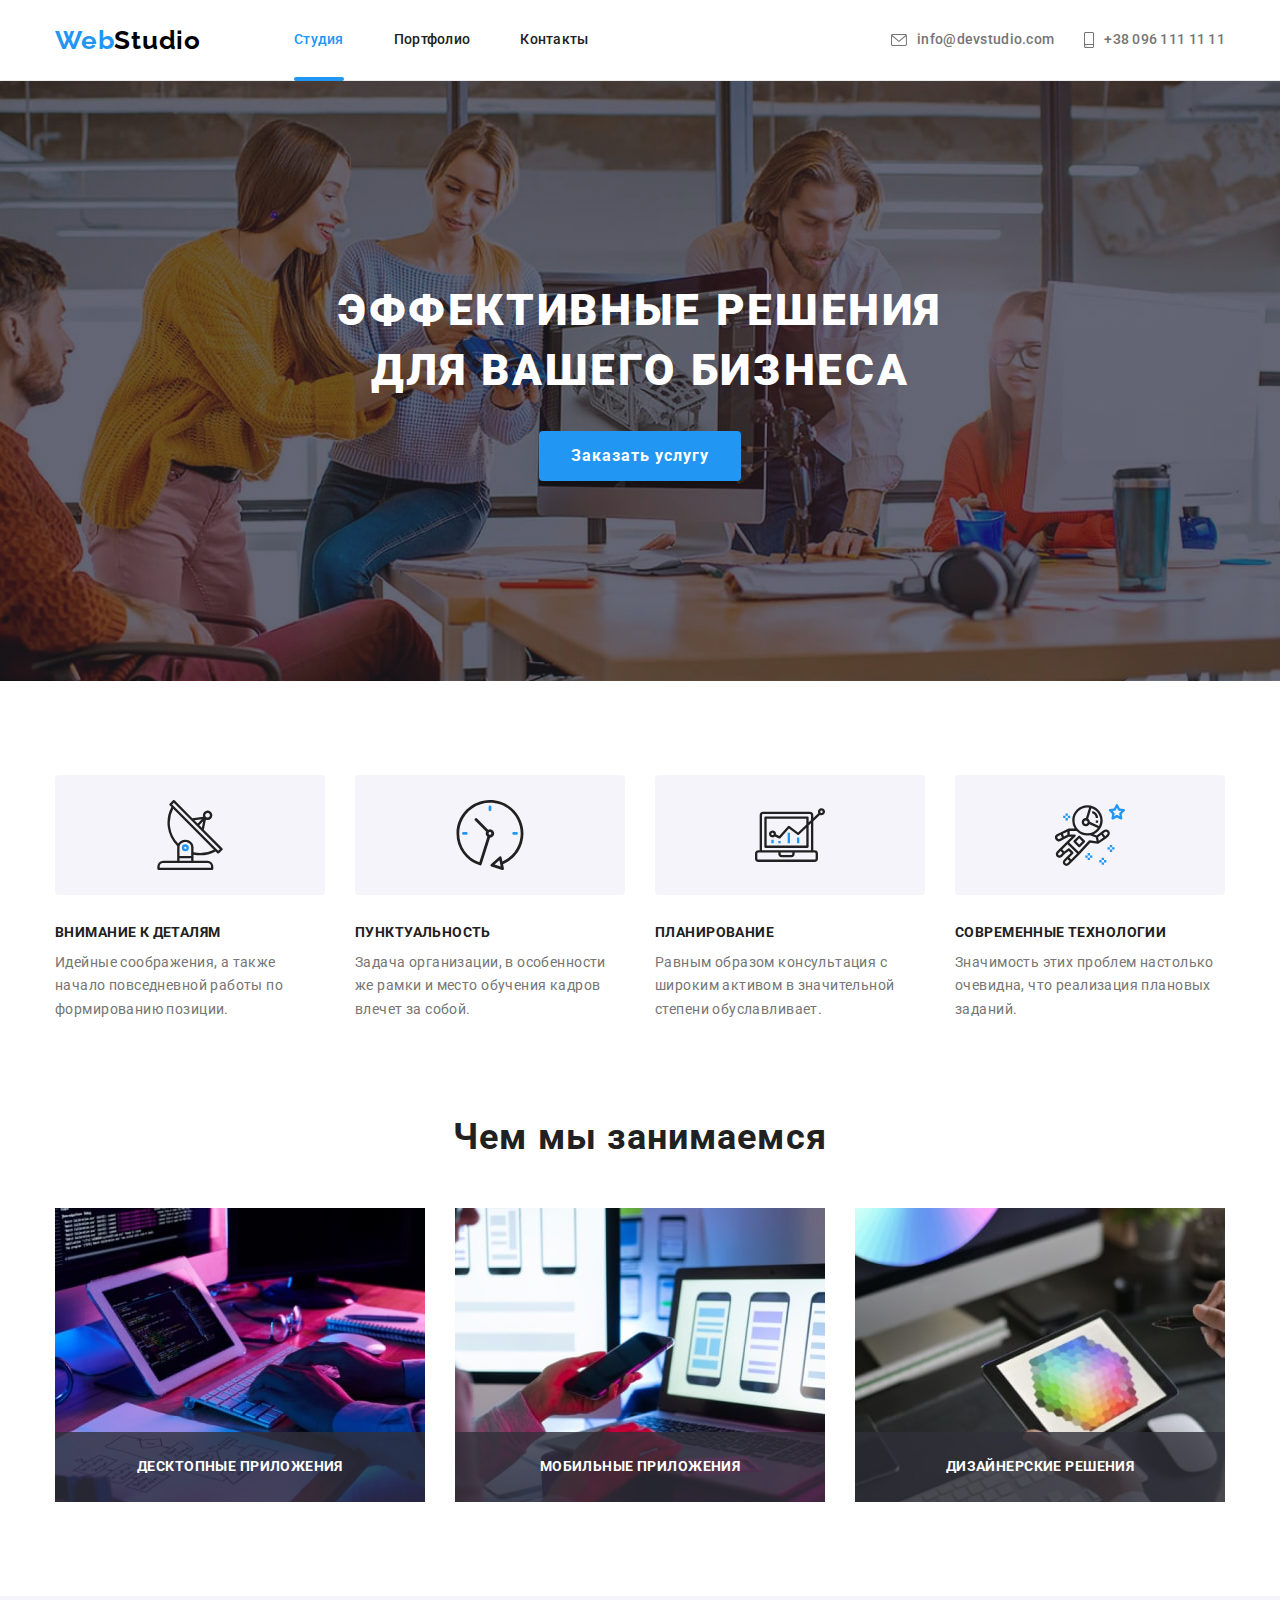
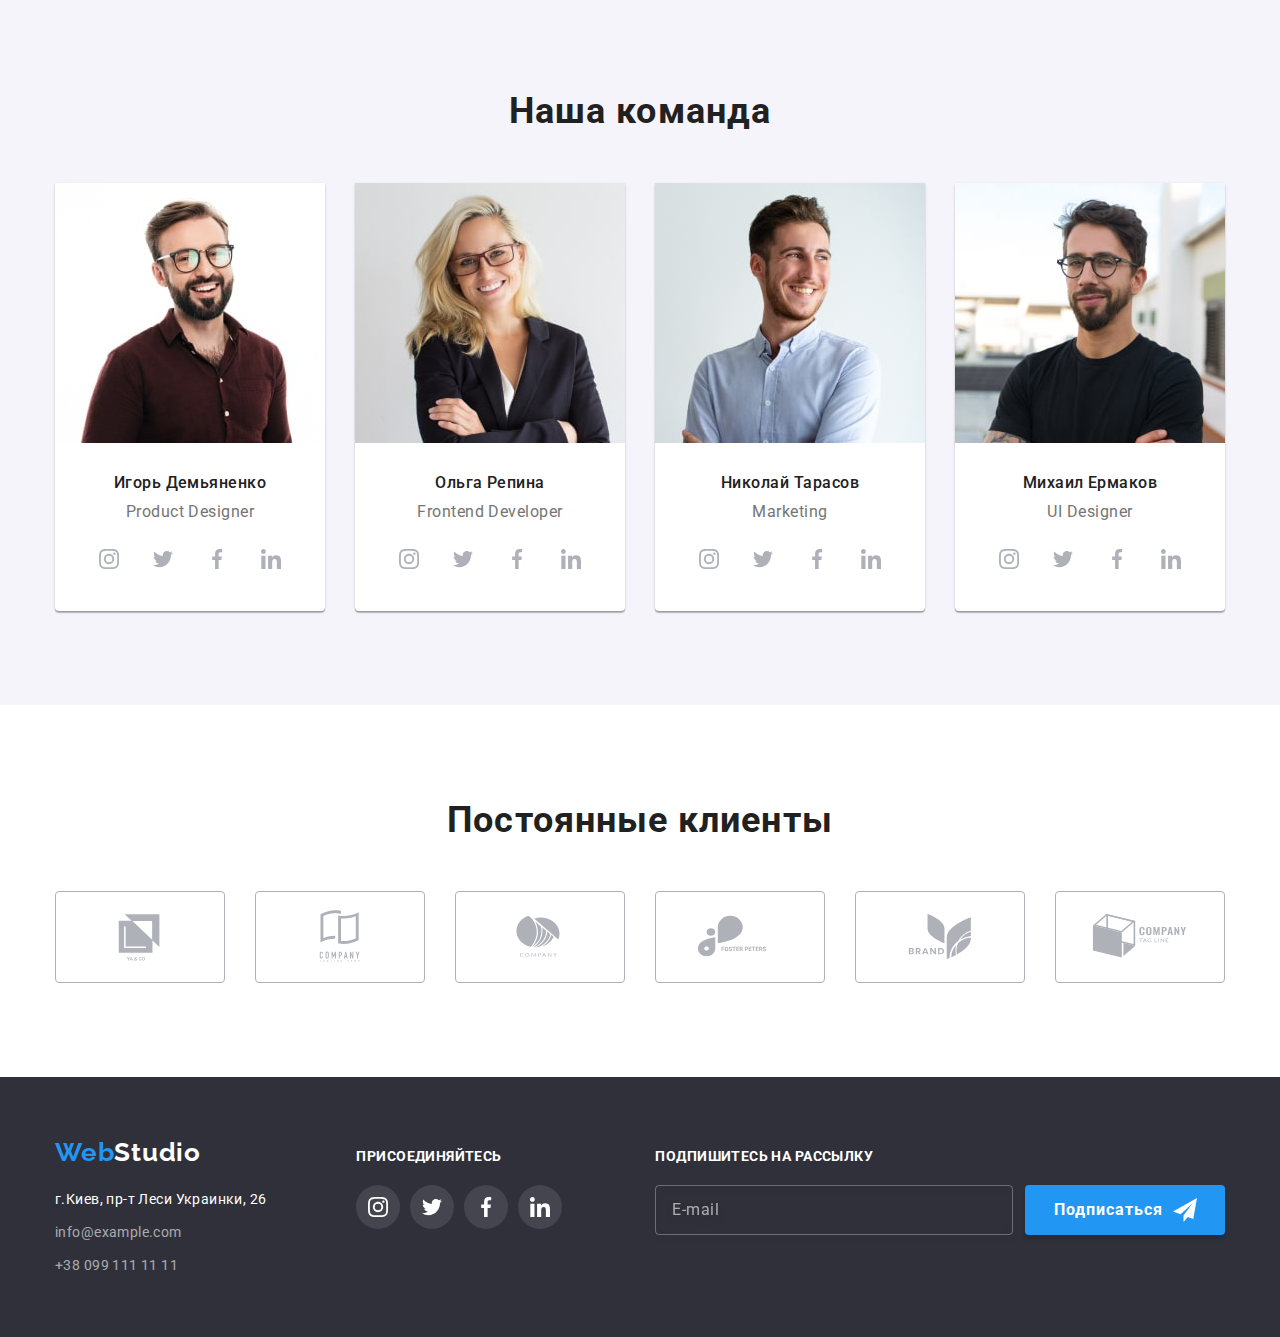
<file: index.html>
<!DOCTYPE html>
<html lang="ru">
  <head>
    <meta charset="UTF-8" />
    <meta http-equiv="X-UA-Compatible" content="IE=edge" />
    <meta name="viewport" content="width=device-width, initial-scale=1.0" />
    <title>Студия</title>
    <link rel="preconnect" href="https://fonts.googleapis.com" />
    <link rel="preconnect" href="https://fonts.gstatic.com" crossorigin />
    <link
      href="https://fonts.googleapis.com/css2?family=Raleway:wght@700&family=Roboto:wght@400;500;700;900&display=swap"
      rel="stylesheet"
    />
    <link
      rel="stylesheet"
      href="https://cdnjs.cloudflare.com/ajax/libs/modern-normalize/1.1.0/modern-normalize.min.css"
    />
    <link rel="stylesheet" href="./css/main.min.css" />
  </head>
  <body>
    <!--Шапка сайта-->

    <header class="header">
      <div class="container container--flex">
        <a class="logo" href="./index.html">Web<span class="logo__black">Studio</span></a>

        <button
          type="button"
          class="mobmenu__btn-open"
          aria-label="Кнопка открытия мобильного меню"
          data-mobmenu-open
        >
          <svg width="40" height="40">
            <use href="./images/icons.svg#icon-menu-open"></use>
          </svg>
        </button>

        <nav class="navigate">
          <ul class="navigate__list">
            <li class="navigate__item">
              <a class="navigate__link navigate__link--current" href="./index.html">Студия</a>
            </li>
            <li class="navigate__item">
              <a class="navigate__link" href="./portfolio.html">Портфолио</a>
            </li>
            <li class="navigate__item"><a class="navigate__link" href="#addr">Контакты</a></li>
          </ul>
        </nav>
        <ul class="contact">
          <li class="contact__item">
            <a class="contact__link" href="mailto:info@devstudio.com">
              <svg class="contact__icon-mail">
                <use href="./images/icons.svg#icon-envelope"></use>
              </svg>
              info@devstudio.com</a
            >
          </li>
          <li class="contact__item">
            <a class="contact__link" href="tel:+380961111111">
              <svg class="contact__icon-tel">
                <use href="./images/icons.svg#icon-smartphone"></use>
              </svg>
              +38 096 111 11 11
            </a>
          </li>
        </ul>
      </div>

      <!--  Мобильное меню -->

      <div class="mobmenu is-hidden" data-mobmenu>
        <div class="container container--mob-flex">
          <button
            class="mobmenu__btn-close"
            aria-label="Закрытие мобильного меню"
            data-mobmenu-close
          >
            <svg class="" width="40" height="40">
              <use href="./images/icons.svg#icon-menu-close"></use>
            </svg>
          </button>
          <ul class="mobmenu__list">
            <li class="mobmenu__item">
              <a href="./" class="mobmenu__link mobmenu__link--current">Студия</a>
            </li>
            <li class="mobmenu__item">
              <a href="./portfolio.html" class="mobmenu__link">Портфолио</a>
            </li>
            <li class="mobmenu__item"><a href="#addr" class="mobmenu__link">Контакты</a></li>
          </ul>
          <div class="mobmenu-footer">
            <a href="tel:+380961111111" class="mobmenu-footer__tel">+38 096 111 11 11</a>
            <a href="mailto:info@devstudio.com" class="mobmenu-footer__mail">info@devstudio.com</a>
            <ul class="mobmenu-footer__list">
              <li class="mobmenu-footer__item">
                <a
                  href="https://www.instagram.com/"
                  target="_blank"
                  rel="noopener noreferrer"
                  class="mobmenu-footer__link"
                  >Instagram</a
                >
              </li>
              <li class="mobmenu-footer__item">
                <a
                  href="https://twitter.com/"
                  target="_blank"
                  rel="noopener noreferrer"
                  class="mobmenu-footer__link"
                  >Twitter</a
                >
              </li>
              <li class="mobmenu-footer__item">
                <a
                  href="https://www.facebook.com/"
                  target="_blank"
                  rel="noopener noreferrer"
                  class="mobmenu-footer__link"
                  >Facebook</a
                >
              </li>
              <li class="mobmenu-footer__item">
                <a
                  href="https://www.linkedin.com/"
                  target="_blank"
                  rel="noopener noreferrer"
                  class="mobmenu-footer__link"
                  >LinkedIn</a
                >
              </li>
            </ul>
          </div>
        </div>
      </div>
    </header>

    <main>
      <!--    Герой        -->

      <section class="hero">
        <div class="container">
          <h1 class="hero__title">Эффективные решения для вашего бизнеса</h1>
          <button class="btn hero__btn" type="button" data-modal-open>Заказать услугу</button>
        </div>
      </section>

      <!--   Наши особенности   -->

      <section class="section">
        <div class="container">
          <h2 class="visually-hidden">Наши особенности</h2>
          <ul class="feature">
            <li class="feature__item">
              <div class="feature__icon-box">
                <svg width="70" height="70">
                  <use href="./images/icons.svg#icon-antenna"></use>
                </svg>
              </div>
              <h3 class="feature__title">Внимание к деталям</h3>
              <p class="feature__text">
                Идейные соображения, а также начало повседневной работы по формированию позиции.
              </p>
            </li>
            <li class="feature__item">
              <div class="feature__icon-box">
                <svg width="70" height="70">
                  <use href="./images/icons.svg#icon-clock"></use>
                </svg>
              </div>
              <h3 class="feature__title">Пунктуальность</h3>
              <p class="feature__text">
                Задача организации, в особенности же рамки и место обучения кадров влечет за собой.
              </p>
            </li>
            <li class="feature__item">
              <div class="feature__icon-box">
                <svg width="70" height="70">
                  <use href="./images/icons.svg#icon-diagram"></use>
                </svg>
              </div>
              <h3 class="feature__title">Планирование</h3>
              <p class="feature__text">
                Равным образом консультация с широким активом в значительной степени обуславливает.
              </p>
            </li>
            <li class="feature__item">
              <div class="feature__icon-box">
                <svg width="70" height="70">
                  <use href="./images/icons.svg#icon-astronaut"></use>
                </svg>
              </div>
              <h3 class="feature__title">Современные технологии</h3>
              <p class="feature__text">
                Значимость этих проблем настолько очевидна, что реализация плановых заданий.
              </p>
            </li>
          </ul>
        </div>
      </section>

      <!--Чем мы занимаемся-->

      <section class="section section--paddingtop0">
        <div class="container">
          <h2 class="section__title">Чем мы занимаемся</h2>
          <ul class="product">
            <li class="product__item">
              <div class="product__thumb">
                <picture>
                  <source
                    srcset="
                      ./images/product/img-desc-keyboard@1-min.jpg 1x,
                      ./images/product/img-desc-keyboard@2-min.jpg 2x
                    "
                    media="(min-width: 1200px)"
                  />
                  <img
                    src="./images/product/img-desc-keyboard@1-min.jpg"
                    alt="набор текста на клавиатуре"
                  />
                </picture>
                <p class="product__txt">Десктопные приложения</p>
              </div>
            </li>
            <li class="product__item">
              <div class="product__thumb">
                <picture>
                  <source
                    srcset="
                      ./images/product/img-desc-phone@1-min.jpg 1x,
                      ./images/product/img-desc-phone@2-min.jpg 2x
                    "
                    media="(min-width: 1200px)"
                  />
                  <img
                    src="./images/product/img-desc-phone@1-min.jpg"
                    alt="мобильный телефон в руке и ноутбук"
                  />
                </picture>
                <p class="product__txt">Мобильные приложения</p>
              </div>
            </li>
            <li class="product__item">
              <div class="product__thumb">
                <picture>
                  <source
                    srcset="
                      ./images/product/img-desc-tablet@1-min.jpg 1x,
                      ./images/product/img-desc-tablet@2-min.jpg 2x
                    "
                    media="(min-width: 1200px)"
                  />
                  <img src="./images/product/img-desc-tablet@1-min.jpg" alt="планшет в руке" />
                </picture>
                <p class="product__txt">Дизайнерские решения</p>
              </div>
            </li>
          </ul>
        </div>
      </section>

      <!--Наша команда-->

      <section class="section section--other-bg">
        <div class="container">
          <h2 class="section__title">Наша команда</h2>
          <ul class="team">
            <li class="team__item">
              <picture>
                <source
                  srcset="
                    ./images/team/igor-desc@1-min.jpg 1x,
                    ./images/team/igor-desc@2-min.jpg 2x
                  "
                  media="(min-width: 1200px)"
                />
                <source
                  srcset="./images/team/igor-tab@1-min.jpg 1x, ./images/team/igor-tab@2-min.jpg 2x"
                  media="(min-width: 768px)"
                />
                <source
                  srcset="./images/team/igor-mob@1-min.jpg 1x, ./images/team/igor-mob@2-min.jpg 2x"
                  media="(max-width: 767px)"
                />

                <img src="./images/team/igor-desc@1-min.jpg" alt="фото мужчины в очках" />
              </picture>
              <div class="team__container">
                <h3 class="team__title">Игорь Демьяненко</h3>
                <p class="team__text" lang="en">Product Designer</p>
                <ul class="social-list">
                  <li class="social-list__item">
                    <a class="social-list__link" href="#" target="_blank" rel="noopener noreferrer">
                      <svg width="20" height="20">
                        <use href="./images/icons.svg#icon-instagram"></use>
                      </svg>
                    </a>
                  </li>
                  <li class="social-list__item">
                    <a class="social-list__link" href="#" target="_blank" rel="noopener noreferrer">
                      <svg width="20" height="20">
                        <use href="./images/icons.svg#icon-twitter"></use>
                      </svg>
                    </a>
                  </li>
                  <li class="social-list__item">
                    <a class="social-list__link" href="#" target="_blank" rel="noopener noreferrer">
                      <svg width="20" height="20">
                        <use href="./images/icons.svg#icon-facebook"></use>
                      </svg>
                    </a>
                  </li>
                  <li class="social-list__item">
                    <a class="social-list__link" href="#" target="_blank" rel="noopener noreferrer">
                      <svg width="20" height="20">
                        <use href="./images/icons.svg#icon-linkedin"></use>
                      </svg>
                    </a>
                  </li>
                </ul>
              </div>
            </li>
            <li class="team__item">
              <picture>
                <source
                  srcset="
                    ./images/team/olga-desc@1-min.jpg 1x,
                    ./images/team/olga-desc@2-min.jpg 2x
                  "
                  media="(min-width: 1200px)"
                />
                <source
                  srcset="./images/team/olga-tab@1-min.jpg 1x, ./images/team/olga-tab@2-min.jpg 2x"
                  media="(min-width: 768px)"
                />
                <source
                  srcset="./images/team/olga-mob@1-min.jpg 1x, ./images/team/olga-mob@2-min.jpg 2x"
                  media="(max-width: 767px)"
                />

                <img src="./images/team/olga-desc@1-min.jpg" alt="фото женщины в очках" />
              </picture>

              <div class="team__container">
                <h3 class="team__title">Ольга Репина</h3>
                <p class="team__text" lang="en">Frontend Developer</p>
                <ul class="social-list">
                  <li class="social-list__item">
                    <a class="social-list__link" href="#" target="_blank" rel="noopener noreferrer">
                      <svg width="20" height="20">
                        <use href="./images/icons.svg#icon-instagram"></use>
                      </svg>
                    </a>
                  </li>
                  <li class="social-list__item">
                    <a class="social-list__link" href="#" target="_blank" rel="noopener noreferrer">
                      <svg width="20" height="20">
                        <use href="./images/icons.svg#icon-twitter"></use>
                      </svg>
                    </a>
                  </li>
                  <li class="social-list__item">
                    <a class="social-list__link" href="#" target="_blank" rel="noopener noreferrer">
                      <svg width="20" height="20">
                        <use href="./images/icons.svg#icon-facebook"></use>
                      </svg>
                    </a>
                  </li>
                  <li class="social-list__item">
                    <a class="social-list__link" href="#" target="_blank" rel="noopener noreferrer">
                      <svg width="20" height="20">
                        <use href="./images/icons.svg#icon-linkedin"></use>
                      </svg>
                    </a>
                  </li>
                </ul>
              </div>
            </li>
            <li class="team__item">
              <picture>
                <source
                  srcset="
                    ./images/team/nikola-desc@1-min.jpg 1x,
                    ./images/team/nikola-desc@2-min.jpg 2x
                  "
                  media="(min-width: 1200px)"
                />
                <source
                  srcset="
                    ./images/team/nikola-tab@1-min.jpg 1x,
                    ./images/team/nikola-tab@2-min.jpg 2x
                  "
                  media="(min-width: 768px)"
                />
                <source
                  srcset="
                    ./images/team/nikola-mob@1-min.jpg 1x,
                    ./images/team/nikola-mob@2-min.jpg 2x
                  "
                  media="(max-width: 767px)"
                />

                <img src="./imeges/team/nikola-desc@1-min.jpg" alt="фото улыбающегося мужчины" />
              </picture>

              <div class="team__container">
                <h3 class="team__title">Николай Тарасов</h3>
                <p class="team__text" lang="en">Marketing</p>
                <ul class="social-list">
                  <li class="social-list__item">
                    <a class="social-list__link" href="#" target="_blank" rel="noopener noreferrer">
                      <svg width="20" height="20">
                        <use href="./images/icons.svg#icon-instagram"></use>
                      </svg>
                    </a>
                  </li>
                  <li class="social-list__item">
                    <a class="social-list__link" href="#" target="_blank" rel="noopener noreferrer">
                      <svg width="20" height="20">
                        <use href="./images/icons.svg#icon-twitter"></use>
                      </svg>
                    </a>
                  </li>
                  <li class="social-list__item">
                    <a class="social-list__link" href="#" target="_blank" rel="noopener noreferrer">
                      <svg width="20" height="20">
                        <use href="./images/icons.svg#icon-facebook"></use>
                      </svg>
                    </a>
                  </li>
                  <li class="social-list__item">
                    <a class="social-list__link" href="#" target="_blank" rel="noopener noreferrer">
                      <svg width="20" height="20">
                        <use href="./images/icons.svg#icon-linkedin"></use>
                      </svg>
                    </a>
                  </li>
                </ul>
              </div>
            </li>
            <li class="team__item">
              <picture>
                <source
                  srcset="
                    ./images/team/mihail-desc@1-min.jpg 1x,
                    ./images/team/mihail-desc@2-min.jpg 2x
                  "
                  media="(min-width: 1200px)"
                />
                <source
                  srcset="
                    ./images/team/mihail-tab@1-min.jpg 1x,
                    ./images/team/mihail-tab@2-min.jpg 2x
                  "
                  media="(min-width: 768px)"
                />
                <source
                  srcset="
                    ./images/team/mihail-mob@1-min.jpg 1x,
                    ./images/team/mihail-mob@2-min.jpg 2x
                  "
                  media="(max-width: 767px)"
                />

                <img src="./images/team/mihail-desc@1-min.jpg" alt="фото мужчины в очках" />
              </picture>

              <div class="team__container">
                <h3 class="team__title">Михаил Ермаков</h3>
                <p class="team__text" lang="en">UI Designer</p>
                <ul class="social-list">
                  <li class="social-list__item">
                    <a class="social-list__link" href="#" target="_blank" rel="noopener noreferrer">
                      <svg width="20" height="20">
                        <use href="./images/icons.svg#icon-instagram"></use>
                      </svg>
                    </a>
                  </li>
                  <li class="social-list__item">
                    <a class="social-list__link" href="#" target="_blank" rel="noopener noreferrer">
                      <svg width="20" height="20">
                        <use href="./images/icons.svg#icon-twitter"></use>
                      </svg>
                    </a>
                  </li>
                  <li class="social-list__item">
                    <a class="social-list__link" href="#" target="_blank" rel="noopener noreferrer">
                      <svg width="20" height="20">
                        <use href="./images/icons.svg#icon-facebook"></use>
                      </svg>
                    </a>
                  </li>
                  <li class="social-list__item">
                    <a class="social-list__link" href="#" target="_blank" rel="noopener noreferrer">
                      <svg width="20" height="20">
                        <use href="./images/icons.svg#icon-linkedin"></use>
                      </svg>
                    </a>
                  </li>
                </ul>
              </div>
            </li>
          </ul>
        </div>
      </section>

      <!--       Постоянные клиенты       -->

      <section class="section">
        <div class="container">
          <h2 class="section__title">Постоянные клиенты</h2>
          <ul class="client">
            <li class="client__item">
              <a class="client__link" target="_blank" rel="noreferrer noopener" href="#">
                <svg class="client__icon" width="106" height="60">
                  <use href="./images/icons.svg#icon-client01"></use>
                </svg>
              </a>
            </li>
            <li class="client__item">
              <a class="client__link" target="_blank" rel="noreferrer noopener" href="#">
                <svg class="client__icon" width="106" height="60">
                  <use href="./images/icons.svg#icon-client02"></use>
                </svg>
              </a>
            </li>
            <li class="client__item">
              <a class="client__link" target="_blank" rel="noreferrer noopener" href="#">
                <svg class="client__icon" width="106" height="60">
                  <use href="./images/icons.svg#icon-client03"></use>
                </svg>
              </a>
            </li>
            <li class="client__item">
              <a class="client__link" target="_blank" rel="noreferrer noopener" href="#">
                <svg class="client__icon" width="106" height="60">
                  <use href="./images/icons.svg#icon-client04"></use>
                </svg>
              </a>
            </li>
            <li class="client__item">
              <a class="client__link" target="_blank" rel="noreferrer noopener" href="#">
                <svg class="client__icon" width="106" height="60">
                  <use href="./images/icons.svg#icon-client05"></use>
                </svg>
              </a>
            </li>
            <li class="client__item">
              <a class="client__link" target="_blank" rel="noreferrer noopener" href="#">
                <svg class="client__icon" width="106" height="60">
                  <use href="./images/icons.svg#icon-client06"></use>
                </svg>
              </a>
            </li>
          </ul>
        </div>
      </section>
    </main>

    <!--Подвал-->

    <footer class="footer">
      <div class="container container--footer-flex">
        <div class="footer__box-addr">
          <a href="./index.html" class="logo logo--mbfooter"
            >Web<span class="logo__white">Studio</span></a
          >
          <address id="addr">
            <ul class="addr">
              <li class="addr__item">
                <a
                  class="addr__link addr__link--other-color"
                  href="https://goo.gl/maps/jjjQnr7aBf25NbzN8"
                  target="_blank"
                  rel="noopener noreferrer"
                  >г.Киев, пр-т Леси Украинки, 26</a
                >
              </li>
              <li class="addr__item">
                <a class="addr__link" href="mailto:info@example.com">info@example.com</a>
              </li>
              <li class="addr__item">
                <a class="addr__link" href="tel:+380991111111">+38 099 111 11 11</a>
              </li>
            </ul>
          </address>
        </div>
        <div class="footer__box-social">
          <h2 class="footer__title">Присоединяйтесь</h2>
          <ul class="social-list">
            <li class="social-list__item">
              <a
                class="social-list__link social-list__link--footer"
                href="#"
                target="_blank"
                rel="noopener noreferrer"
              >
                <svg width="20" height="20">
                  <use href="./images/icons.svg#icon-instagram"></use>
                </svg>
              </a>
            </li>
            <li class="social-list__item">
              <a
                class="social-list__link social-list__link--footer"
                href="#"
                target="_blank"
                rel="noopener noreferrer"
              >
                <svg width="20" height="20">
                  <use href="./images/icons.svg#icon-twitter"></use>
                </svg>
              </a>
            </li>
            <li class="social-list__item">
              <a
                class="social-list__link social-list__link--footer"
                href="#"
                target="_blank"
                rel="noopener noreferrer"
              >
                <svg width="20" height="20">
                  <use href="./images/icons.svg#icon-facebook"></use>
                </svg>
              </a>
            </li>
            <li class="social-list__item">
              <a
                class="social-list__link social-list__link--footer"
                href="#"
                target="_blank"
                rel="noopener noreferrer"
              >
                <svg width="20" height="20">
                  <use href="./images/icons.svg#icon-linkedin"></use>
                </svg>
              </a>
            </li>
          </ul>
        </div>
        <div class="footer__box-form">
          <h3 class="footer__title">Подпишитесь на рассылку</h3>
          <form class="footer-form">
            <label class="footer-form__label">
              <input type="email" placeholder="E-mail" class="footer-form__input" />
            </label>
            <button type="submit" class="btn footer-form__btn">
              Подписаться
              <svg class="footer-form__icon">
                <use href="./images/icons.svg#icon-send"></use>
              </svg>
            </button>
          </form>
        </div>
      </div>
    </footer>

    <!--            Модальное окно          -->

    <div class="backdrop is-hidden" data-modal>
      <div class="modal">
        <button type="button" class="modal__btn-close" data-modal-close>
          <svg class="modal__icon-close" width="18" height="18">
            <use href="./images/icons.svg#icon-close-black"></use>
          </svg>
        </button>
        <h2 class="modal__title">Оставьте свои данные, мы вам перезвоним</h2>
        <form class="modal-form">
          <label class="modal-form__label"
            ><span class="modal-form__text">Имя</span>
            <input type="text" name="name" placeholder=" " class="modal-form__input" />
            <svg class="modal-form__icon">
              <use href="./images/icons.svg#icon-person-black"></use>
            </svg>
          </label>
          <label class="modal-form__label"
            ><span class="modal-form__text">Телефон</span>
            <input type="tel" name="tel" placeholder=" " class="modal-form__input" />
            <svg class="modal-form__icon">
              <use href="./images/icons.svg#icon-phone-black"></use>
            </svg>
          </label>
          <label class="modal-form__label"
            ><span class="modal-form__text">Почта</span>
            <input type="email" name="email" placeholder=" " class="modal-form__input" />
            <svg class="modal-form__icon">
              <use href="./images/icons.svg#icon-email-black"></use>
            </svg>
          </label>
          <label class="modal-form__label modal-form_label--other-margin"
            ><span class="modal-form__text">Комментарий</span>
            <textarea
              name="coment"
              placeholder="Введите текст"
              class="modal-form__textarea"
            ></textarea>
          </label>
          <label class="policy-checkbox">
            <input type="checkbox" name="policy" class="policy-checkbox__input visually-hidden" />
            <span class="policy-checkbox__frame">
              <svg class="policy-checkbox__icon" width="16" height="15">
                <use href="./images/icons.svg#icon-check"></use>
              </svg>
            </span>
            Соглашаюсь с рассылкой и принимаю
            <a href="./" class="policy-checkbox__link">Условия договора</a>
          </label>
          <button type="submit" class="btn modal-form__btn">Отправить</button>
        </form>
      </div>
    </div>
    <script src="./js/modal.js"></script>
    <script src="./js/mobmenu.js"></script>
  </body>
</html>
</file>
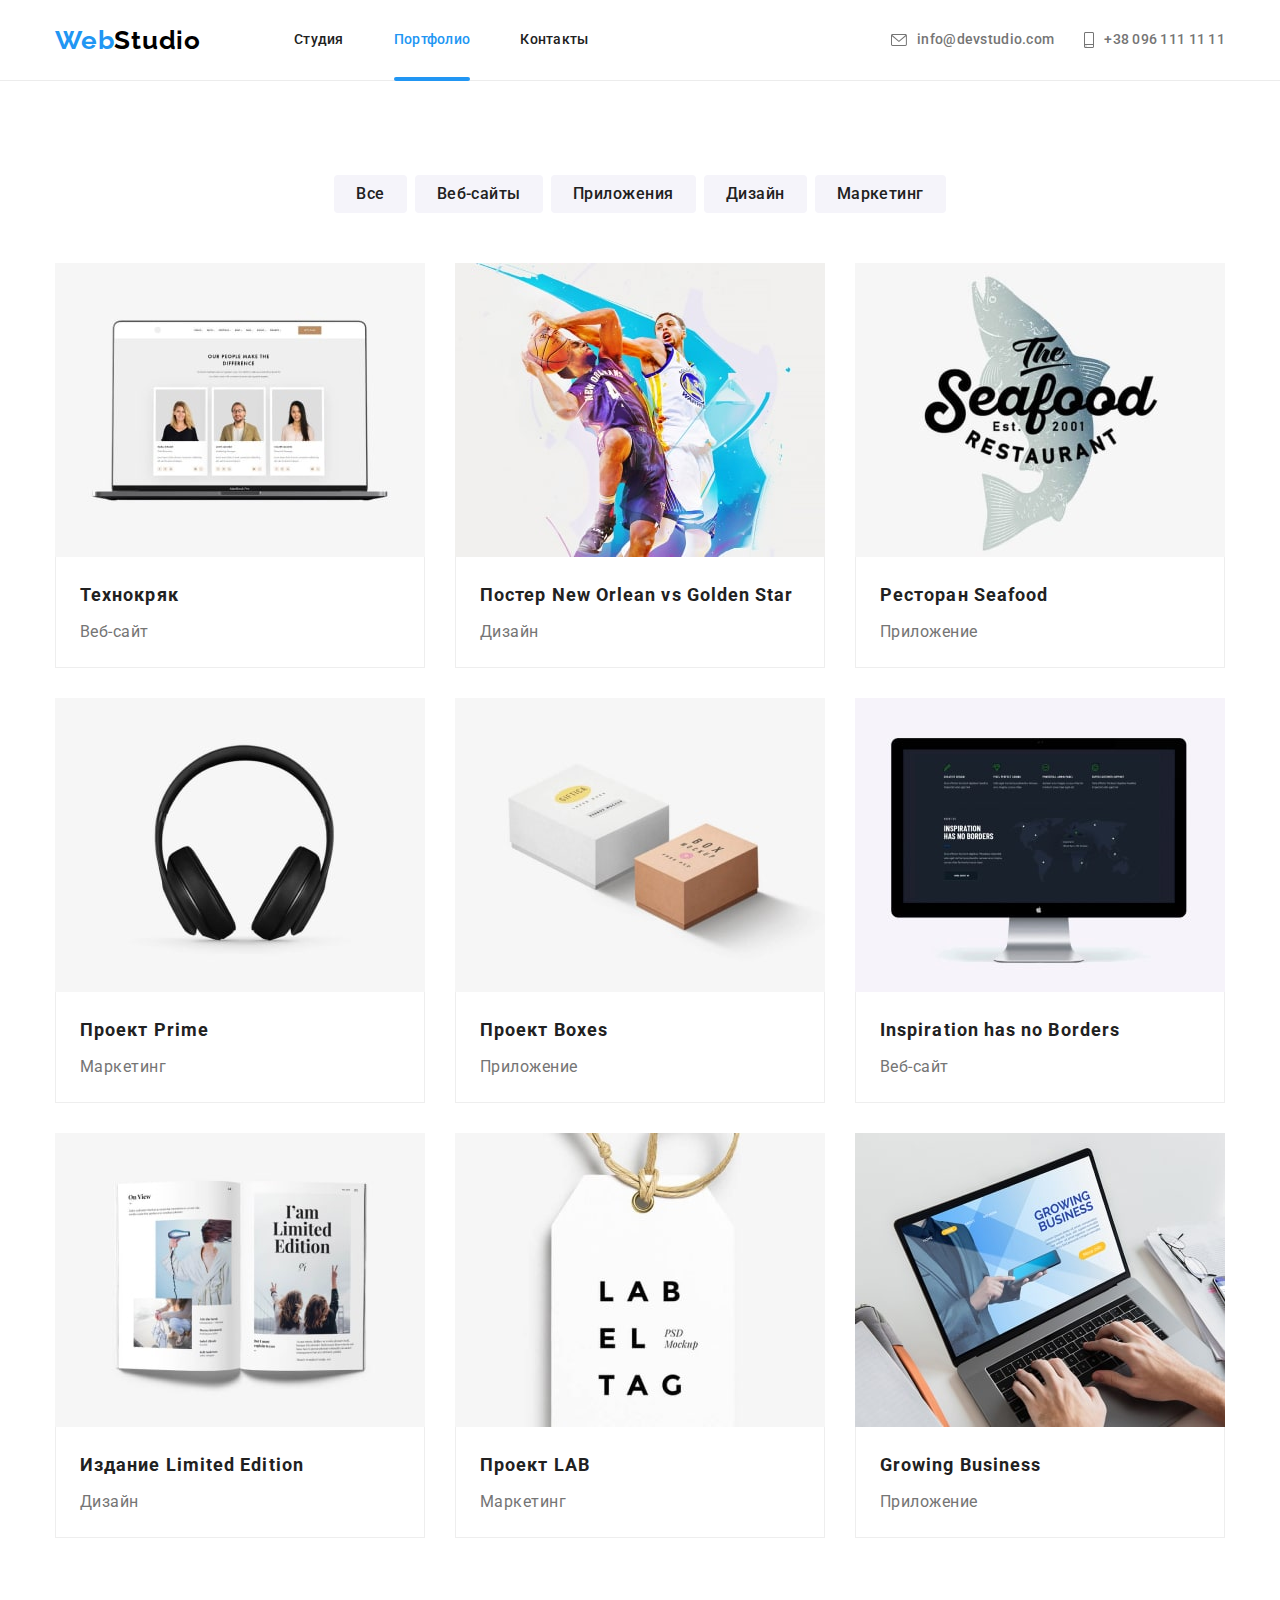
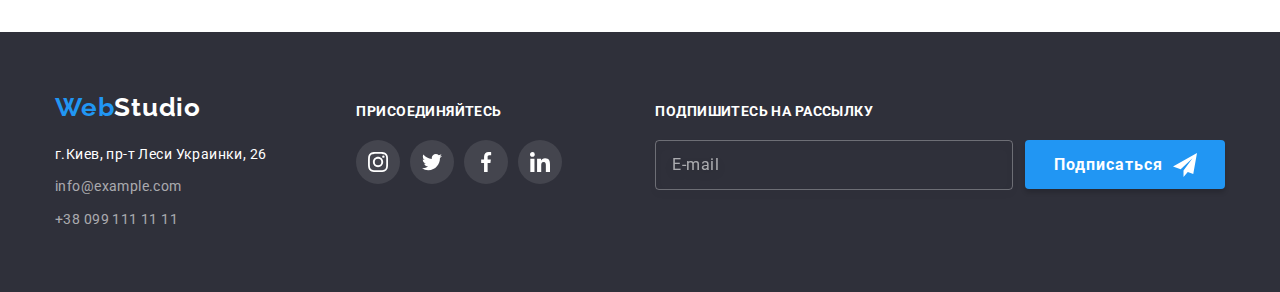
<file: portfolio.html>
<!DOCTYPE html>
<html lang="ru">
  <head>
    <meta charset="UTF-8" />
    <meta http-equiv="X-UA-Compatible" content="IE=edge" />
    <meta name="viewport" content="width=device-width, initial-scale=1.0" />
    <title>Портфолио</title>

    <link rel="preconnect" href="https://fonts.googleapis.com" />
    <link rel="preconnect" href="https://fonts.gstatic.com" crossorigin />
    <link
      href="https://fonts.googleapis.com/css2?family=Raleway:wght@700&family=Roboto:wght@400;500;700;900&display=swap"
      rel="stylesheet"
    />
    <link
      rel="stylesheet"
      href="https://cdnjs.cloudflare.com/ajax/libs/modern-normalize/1.1.0/modern-normalize.min.css"
    />
    <link rel="stylesheet" href="./css/main.min.css" />
  </head>
  <body>
    <!--Шапка сайта-->

    <header class="header">
      <div class="container container--flex">
        <a class="logo" href="./index.html">Web<span class="logo__black">Studio</span></a>

        <button
          type="button"
          class="mobmenu__btn-open"
          aria-label="Кнопка открытия мобильного меню"
          data-mobmenu-open
        >
          <svg width="40" height="40">
            <use href="./images/icons.svg#icon-menu-open"></use>
          </svg>
        </button>

        <nav class="navigate">
          <ul class="navigate__list">
            <li class="navigate__item">
              <a class="navigate__link" href="./index.html">Студия</a>
            </li>
            <li class="navigate__item">
              <a class="navigate__link navigate__link--current" href="./portfolio.html"
                >Портфолио</a
              >
            </li>
            <li class="navigate__item"><a class="navigate__link" href="#addr">Контакты</a></li>
          </ul>
        </nav>
        <ul class="contact">
          <li class="contact__item">
            <a class="contact__link" href="mailto:info@devstudio.com">
              <svg class="contact__icon-mail">
                <use href="./images/icons.svg#icon-envelope"></use>
              </svg>
              info@devstudio.com</a
            >
          </li>
          <li class="contact__item">
            <a class="contact__link" href="tel:+380961111111">
              <svg class="contact__icon-tel">
                <use href="./images/icons.svg#icon-smartphone"></use>
              </svg>
              +38 096 111 11 11
            </a>
          </li>
        </ul>
      </div>

      <!--         Мобильное меню              -->

      <div class="mobmenu is-hidden" data-mobmenu>
        <div class="container container--mob-flex">
          <button
            class="mobmenu__btn-close"
            aria-label="Закрытие мобильного меню"
            data-mobmenu-close
          >
            <svg class="" width="40" height="40">
              <use href="./images/icons.svg#icon-menu-close"></use>
            </svg>
          </button>
          <ul class="mobmenu__list">
            <li class="mobmenu__item"><a href="./" class="mobmenu__link">Студия</a></li>
            <li class="mobmenu__item">
              <a href="./portfolio.html" class="mobmenu__link mobmenu__link--current">Портфолио</a>
            </li>
            <li class="mobmenu__item"><a href="#addr" class="mobmenu__link">Контакты</a></li>
          </ul>
          <div class="mobmenu-footer">
            <a href="tel:+380961111111" class="mobmenu-footer__tel">+38 096 111 11 11</a>
            <a href="mailto:info@devstudio.com" class="mobmenu-footer__mail">info@devstudio.com</a>
            <ul class="mobmenu-footer__list">
              <li class="mobmenu-footer__item">
                <a
                  href="https://www.instagram.com/"
                  target="_blank"
                  rel="noopener noreferrer"
                  class="mobmenu-footer__link"
                  >Instagram</a
                >
              </li>
              <li class="mobmenu-footer__item">
                <a
                  href="https://twitter.com/"
                  target="_blank"
                  rel="noopener noreferrer"
                  class="mobmenu-footer__link"
                  >Twitter</a
                >
              </li>
              <li class="mobmenu-footer__item">
                <a
                  href="https://www.facebook.com/"
                  target="_blank"
                  rel="noopener noreferrer"
                  class="mobmenu-footer__link"
                  >Facebook</a
                >
              </li>
              <li class="mobmenu-footer__item">
                <a
                  href="https://www.linkedin.com/"
                  target="_blank"
                  rel="noopener noreferrer"
                  class="mobmenu-footer__link"
                  >LinkedIn</a
                >
              </li>
            </ul>
          </div>
        </div>
      </div>
    </header>

    <!-- Основной контент  -->

    <main>
      <section class="section">
        <div class="container">
          <h1 class="visually-hidden">Портфолио</h1>

          <!-- Фильтры -->

          <ul class="filter">
            <li class="filter__item">
              <button class="filter__btn" type="button">Все</button>
            </li>
            <li class="filter__item">
              <button class="filter__btn" type="button">Веб-сайты</button>
            </li>
            <li class="filter__item">
              <button class="filter__btn" type="button">Приложения</button>
            </li>
            <li class="filter__item"><button class="filter__btn" type="button">Дизайн</button></li>
            <li class="filter__item">
              <button class="filter__btn" type="button">Маркетинг</button>
            </li>
          </ul>

          <!-- Проекты -->

          <ul class="project-list">
            <li class="project-list__item">
              <a class="project-list__link" href="">
                <div class="project-list__thumb">
                  <picture>
                    <source
                      srcset="
                        ./images/portfolio/texnik-desk@1-min.jpg 1x,
                        ./images/portfolio/texnik-desk@2-min.jpg 2x
                      "
                      media="(min-width: 1200px)"
                    />
                    <source
                      srcset="
                        ./images/portfolio/texnik-tab@1-min.jpg 1x,
                        ./images/portfolio/texnik-tab@2-min.jpg 2x
                      "
                      media="(min-width: 768px)"
                    />
                    <source
                      srcset="
                        ./images/portfolio/texnik-mob@1-min.jpg 1x,
                        ./images/portfolio/texnik-mob@2-min.jpg 2x
                      "
                      media="(min-width: 320px)"
                    />

                    <img
                      src="./images/portfolio/texnik-desk@1-min.jpg"
                      alt="Открытый ноутбук с изображением сайта на экране"
                    />
                  </picture>

                  <p class="project-list__img-txt">
                    Технокряк это современная площадка распространения коронавируса. Компании
                    используют эту платформу для цифрового шпионажа и атак на защищённые сервера
                    конкурентов.
                  </p>
                </div>
                <div class="project-list__cont">
                  <h2 class="project-list__title">Технокряк</h2>
                  <p class="project-list__text">Веб-сайт</p>
                </div>
              </a>
            </li>
            <li class="project-list__item">
              <a class="project-list__link" href="">
                <div class="project-list__thumb">
                  <picture>
                    <source
                      srcset="
                        ./images/portfolio/star-desk@1-min.jpg 1x,
                        ./images/portfolio/star-desk@2-min.jpg 2x
                      "
                      media="(min-width: 1200px)"
                    />
                    <source
                      srcset="
                        ./images/portfolio/star-tab@1-min.jpg 1x,
                        ./images/portfolio/star-tab@2-min.jpg 2x
                      "
                      media="(min-width: 768px)"
                    />
                    <source
                      srcset="
                        ./images/portfolio/star-mob@1-min.jpg 1x,
                        ./images/portfolio/star-mob@2-min.jpg 2x
                      "
                      media="(min-width: 320px)"
                    />

                    <img
                      src="./images/portfolio/star-desk@1-min.jpg"
                      alt="Двое мужчин играют в баскетбол"
                    />
                  </picture>

                  <p class="project-list__img-txt">
                    Технокряк это современная площадка распространения коронавируса. Компании
                    используют эту платформу для цифрового шпионажа и атак на защищённые сервера
                    конкурентов.
                  </p>
                </div>
                <div class="project-list__cont">
                  <h2 class="project-list__title">
                    Постер <span lang="en">New Orlean vs Golden Star</span>
                  </h2>
                  <p class="project-list__text">Дизайн</p>
                </div>
              </a>
            </li>
            <li class="project-list__item">
              <a class="project-list__link" href="">
                <div class="project-list__thumb">
                  <picture>
                    <source
                      srcset="
                        ./images/portfolio/seafood-desk@1-min.jpg 1x,
                        ./images/portfolio/seafood-desk@2-min.jpg 2x
                      "
                      media="(min-width: 1200px)"
                    />
                    <source
                      srcset="
                        ./images/portfolio/seafood-tab@1-min.jpg 1x,
                        ./images/portfolio/seafood-tab@2-min.jpg 2x
                      "
                      media="(min-width: 768px)"
                    />
                    <source
                      srcset="
                        ./images/portfolio/seafood-mob@1-min.jpg 1x,
                        ./images/portfolio/seafood-mob@2-min.jpg 2x
                      "
                      media="(min-width: 320px)"
                    />

                    <img
                      src="./images/portfolio/seafood-desk@1-min.jpg"
                      alt="Название ресторана на фоне рыбы"
                    />
                  </picture>

                  <p class="project-list__img-txt">
                    Технокряк это современная площадка распространения коронавируса. Компании
                    используют эту платформу для цифрового шпионажа и атак на защищённые сервера
                    конкурентов.
                  </p>
                </div>
                <div class="project-list__cont">
                  <h2 class="project-list__title">Ресторан <span lang="en">Seafood</span></h2>
                  <p class="project-list__text">Приложение</p>
                </div>
              </a>
            </li>
            <li class="project-list__item">
              <a class="project-list__link" href="">
                <div class="project-list__thumb">
                  <picture>
                    <source
                      srcset="
                        ./images/portfolio/prime-desk@1-min.jpg 1x,
                        ./images/portfolio/prime-desk@2-min.jpg 2x
                      "
                      media="(min-width: 1200px)"
                    />
                    <source
                      srcset="
                        ./images/portfolio/prime-tab@1-min.jpg 1x,
                        ./images/portfolio/prime-tab@2-min.jpg 2x
                      "
                      media="(min-width: 768px)"
                    />
                    <source
                      srcset="
                        ./images/portfolio/prime-mob@1-min.jpg 1x,
                        ./images/portfolio/prime-mob@2-min.jpg 2x
                      "
                      media="(min-width: 320px)"
                    />

                    <img
                      src="./images/portfolio/prime-desk@1-min.jpg"
                      alt="Полноразмерные наушники"
                    />
                  </picture>

                  <p class="project-list__img-txt">
                    Технокряк это современная площадка распространения коронавируса. Компании
                    используют эту платформу для цифрового шпионажа и атак на защищённые сервера
                    конкурентов.
                  </p>
                </div>
                <div class="project-list__cont">
                  <h2 class="project-list__title">Проект <span lang="en">Prime</span></h2>
                  <p class="project-list__text">Маркетинг</p>
                </div>
              </a>
            </li>
            <li class="project-list__item">
              <a class="project-list__link" href="">
                <div class="project-list__thumb">
                  <picture>
                    <source
                      srcset="
                        ./images/portfolio/boxes-desk@1-min.jpg 1x,
                        ./images/portfolio/boxes-desk@2-min.jpg 2x
                      "
                      media="(min-width: 1200px)"
                    />
                    <source
                      srcset="
                        ./images/portfolio/boxes-tab@1-min.jpg 1x,
                        ./images/portfolio/boxes-tab@2-min.jpg 2x
                      "
                      media="(min-width: 768px)"
                    />
                    <source
                      srcset="
                        ./images/portfolio/boxes-mob@1-min.jpg 1x,
                        ./images/portfolio/boxes-mob@2-min.jpg 2x
                      "
                      media="(min-width: 320px)"
                    />

                    <img
                      src="./images/portfolio/boxes-desk@1-min.jpg"
                      alt="Две коробки:белая и крафт"
                    />
                  </picture>

                  <p class="project-list__img-txt">
                    Технокряк это современная площадка распространения коронавируса. Компании
                    используют эту платформу для цифрового шпионажа и атак на защищённые сервера
                    конкурентов.
                  </p>
                </div>
                <div class="project-list__cont">
                  <h2 class="project-list__title">Проект <span>Boxes</span></h2>
                  <p class="project-list__text">Приложение</p>
                </div>
              </a>
            </li>
            <li class="project-list__item">
              <a class="project-list__link" href="">
                <div class="project-list__thumb">
                  <picture>
                    <source
                      srcset="
                        ./images/portfolio/inspiration-desk@1-min.jpg 1x,
                        ./images/portfolio/inspiration-desk@2-min.jpg 2x
                      "
                      media="(min-width: 1200px)"
                    />
                    <source
                      srcset="
                        ./images/portfolio/inspiration-tab@1-min.jpg 1x,
                        ./images/portfolio/inspiration-tab@2-min.jpg 2x
                      "
                      media="(min-width: 768px)"
                    />
                    <source
                      srcset="
                        ./images/portfolio/inspiration-mob@1-min.jpg 1x,
                        ./images/portfolio/inspiration-mob@2-min.jpg 2x
                      "
                      media="(min-width: 320px)"
                    />

                    <img
                      src="./images/portfolio/inspiration-desk@1-min.jpg"
                      alt="Монитор Apple с изображеним сайта на экране"
                    />
                  </picture>

                  <p class="project-list__img-txt">
                    Технокряк это современная площадка распространения коронавируса. Компании
                    используют эту платформу для цифрового шпионажа и атак на защищённые сервера
                    конкурентов.
                  </p>
                </div>
                <div class="project-list__cont">
                  <h2 class="project-list__title" lang="en">Inspiration has no Borders</h2>
                  <p class="project-list__text">Веб-сайт</p>
                </div>
              </a>
            </li>
            <li class="project-list__item">
              <a class="project-list__link" href="">
                <div class="project-list__thumb">
                  <picture>
                    <source
                      srcset="
                        ./images/portfolio/limited-desk@1-min.jpg 1x,
                        ./images/portfolio/limited-desk@2-min.jpg 2x
                      "
                      media="(min-width: 1200px)"
                    />
                    <source
                      srcset="
                        ./images/portfolio/limited-tab@1-min.jpg 1x,
                        ./images/portfolio/limited-tab@2-min.jpg 2x
                      "
                      media="(min-width: 768px)"
                    />
                    <source
                      srcset="
                        ./images/portfolio/limited-mob@1-min.jpg 1x,
                        ./images/portfolio/limited-mob@2-min.jpg 2x
                      "
                      media="(min-width: 320px)"
                    />

                    <img
                      src="./images/portfolio/limited-desk@1-min.jpg"
                      alt="Разворот журнала с картинками"
                    />
                  </picture>

                  <p class="project-list__img-txt">
                    Технокряк это современная площадка распространения коронавируса. Компании
                    используют эту платформу для цифрового шпионажа и атак на защищённые сервера
                    конкурентов.
                  </p>
                </div>
                <div class="project-list__cont">
                  <h2 class="project-list__title">
                    Издание <span lang="en">Limited Edition</span>
                  </h2>
                  <p class="project-list__text">Дизайн</p>
                </div>
              </a>
            </li>
            <li class="project-list__item">
              <a class="project-list__link" href="">
                <div class="project-list__thumb">
                  <picture>
                    <source
                      srcset="
                        ./images/portfolio/lab-desk@1-min.jpg 1x,
                        ./images/portfolio/lab-desk@2-min.jpg 2x
                      "
                      media="(min-width: 1200px)"
                    />
                    <source
                      srcset="
                        ./images/portfolio/lab-tab@1-min.jpg 1x,
                        ./images/portfolio/lab-tab@2-min.jpg 2x
                      "
                      media="(min-width: 768px)"
                    />
                    <source
                      srcset="
                        ./images/portfolio/lab-mob@1-min.jpg 1x,
                        ./images/portfolio/lab-mob@2-min.jpg 2x
                      "
                      media="(min-width: 320px)"
                    />

                    <img
                      src="./images/portfolio/lab-desk@1-min.jpg"
                      alt="Бирка с надписями на бечёвке"
                    />
                  </picture>

                  <p class="project-list__img-txt">
                    Технокряк это современная площадка распространения коронавируса. Компании
                    используют эту платформу для цифрового шпионажа и атак на защищённые сервера
                    конкурентов.
                  </p>
                </div>
                <div class="project-list__cont">
                  <h2 class="project-list__title">Проект <span lang="en">LAB</span></h2>
                  <p class="project-list__text">Маркетинг</p>
                </div>
              </a>
            </li>
            <li class="project-list__item">
              <a class="project-list__link" href="">
                <div class="project-list__thumb">
                  <picture>
                    <source
                      srcset="
                        ./images/portfolio/bisunes-desk@1-min.jpg 1x,
                        ./images/portfolio/bisunes-desk@2-min.jpg 2x
                      "
                      media="(min-width: 1200px)"
                    />
                    <source
                      srcset="
                        ./images/portfolio/bisunes-tab@1-min.jpg 1x,
                        ./images/portfolio/bisunes-tab@2-min.jpg 2x
                      "
                      media="(min-width: 768px)"
                    />
                    <source
                      srcset="
                        ./images/portfolio/bisunes-mob@1-min.jpg 1x,
                        ./images/portfolio/bisunes-mob@2-min.jpg 2x
                      "
                      media="(min-width: 320px)"
                    />

                    <img
                      src="./images/portfolio/bisunes-desk@1-min.jpg"
                      alt="Ладони рук, работающие с клавиатурой открытого ноутбука"
                    />
                  </picture>

                  <p class="project-list__img-txt">
                    Технокряк это современная площадка распространения коронавируса. Компании
                    используют эту платформу для цифрового шпионажа и атак на защищённые сервера
                    конкурентов.
                  </p>
                </div>
                <div class="project-list__cont">
                  <h2 class="project-list__title" lang="en">Growing Business</h2>
                  <p class="project-list__text">Приложение</p>
                </div>
              </a>
            </li>
          </ul>
        </div>
      </section>
    </main>

    <!--Подвал-->

    <footer class="footer">
      <div class="container container--footer-flex">
        <div class="footer__box-addr">
          <a href="./index.html" class="logo logo--mbfooter"
            >Web<span class="logo__white">Studio</span></a
          >
          <address id="addr">
            <ul class="addr">
              <li class="addr__item">
                <a
                  class="addr__link addr__link--other-color"
                  href="https://goo.gl/maps/jjjQnr7aBf25NbzN8"
                  target="_blank"
                  rel="noopener noreferrer"
                  >г.Киев, пр-т Леси Украинки, 26</a
                >
              </li>
              <li class="addr__item">
                <a class="addr__link" href="mailto:info@example.com">info@example.com</a>
              </li>
              <li class="addr__item">
                <a class="addr__link" href="tel:+380991111111">+38 099 111 11 11</a>
              </li>
            </ul>
          </address>
        </div>
        <div class="footer__box-social">
          <h2 class="footer__title">Присоединяйтесь</h2>
          <ul class="social-list">
            <li class="social-list__item">
              <a
                class="social-list__link social-list__link--footer"
                href="#"
                target="_blank"
                rel="noopener noreferrer"
              >
                <svg width="20" height="20">
                  <use href="./images/icons.svg#icon-instagram"></use>
                </svg>
              </a>
            </li>
            <li class="social-list__item">
              <a
                class="social-list__link social-list__link--footer"
                href="#"
                target="_blank"
                rel="noopener noreferrer"
              >
                <svg width="20" height="20">
                  <use href="./images/icons.svg#icon-twitter"></use>
                </svg>
              </a>
            </li>
            <li class="social-list__item">
              <a
                class="social-list__link social-list__link--footer"
                href="#"
                target="_blank"
                rel="noopener noreferrer"
              >
                <svg width="20" height="20">
                  <use href="./images/icons.svg#icon-facebook"></use>
                </svg>
              </a>
            </li>
            <li class="social-list__item">
              <a
                class="social-list__link social-list__link--footer"
                href="#"
                target="_blank"
                rel="noopener noreferrer"
              >
                <svg width="20" height="20">
                  <use href="./images/icons.svg#icon-linkedin"></use>
                </svg>
              </a>
            </li>
          </ul>
        </div>
        <div class="footer__box-form">
          <h3 class="footer__title">Подпишитесь на рассылку</h3>
          <form class="footer-form">
            <label class="footer-form__label">
              <input type="email" placeholder="E-mail" class="footer-form__input" />
            </label>
            <button type="submit" class="btn footer-form__btn">
              Подписаться
              <svg class="footer-form__icon">
                <use href="./images/icons.svg#icon-send"></use>
              </svg>
            </button>
          </form>
        </div>
      </div>
    </footer>
    <script src="./js/mobmenu.js"></script>
  </body>
</html>
</file>
<file: css/main.min.css>
:root{--main-text-color: #757575;--accent-color: #2196f3;--title-color: #212121;--external-color: #ffffff;--bg-color: #2f303a;--ex-bg-color: #f5f4fa;--transit-time: 250ms;--transit-time-func: cubic-bezier(0.4, 0, 0.2, 1)}.visually-hidden{position:absolute;white-space:nowrap;width:1px;height:1px;overflow:hidden;border:0;padding:0;clip:rect(0 0 0 0);-webkit-clip-path:inset(50%);clip-path:inset(50%);margin:-1px}p,h1,h2,h3,h4,h5,h6{margin:0}ul,ol{list-style:none;margin:0;padding-left:0}img{display:block;max-width:100%;height:auto}a{text-decoration:none}body{font-family:'Roboto', sans-serif;color:var(--main-text-color);background-color:var(--external-color)}h1,h2,h3,h4,h5,h6{color:var(--title-color)}.container{width:100%;padding-left:15px;padding-right:15px;margin-left:auto;margin-right:auto}@media screen and (min-width: 480px){.container{width:480px}}@media screen and (min-width: 768px){.container{width:768px}}@media screen and (min-width: 1200px){.container{width:1200px}}.section{padding-top:60px;padding-bottom:60px}@media screen and (min-width: 1200px){.section{padding-top:94px;padding-bottom:94px}}.backdrop{position:fixed;top:0;left:0;width:100vw;height:100vh;background-color:rgba(0,0,0,0.2);-webkit-transition:opacity var(--transit-time) var(--transit-time-func),visibility var(--transit-time) var(--transit-time-func);transition:opacity var(--transit-time) var(--transit-time-func),visibility var(--transit-time) var(--transit-time-func)}.modal{position:absolute;width:90vw;min-height:581px;padding:40px;background-color:var(--external-color);border-radius:4px;-webkit-box-shadow:0px 1px 3px rgba(0,0,0,0.12),0px 1px 1px rgba(0,0,0,0.14),0px 2px 1px rgba(0,0,0,0.2);box-shadow:0px 1px 3px rgba(0,0,0,0.12),0px 1px 1px rgba(0,0,0,0.14),0px 2px 1px rgba(0,0,0,0.2);top:50%;left:50%;-webkit-transform:translate(-50%, -50%) scale(1);transform:translate(-50%, -50%) scale(1);-webkit-transition:-webkit-transform var(--transit-time) var(--transit-time-func);transition:-webkit-transform var(--transit-time) var(--transit-time-func);transition:transform var(--transit-time) var(--transit-time-func);transition:transform var(--transit-time) var(--transit-time-func), -webkit-transform var(--transit-time) var(--transit-time-func)}.backdrop.is-hidden .modal{-webkit-transform:translate(-50%, -50%) scale(0.1);transform:translate(-50%, -50%) scale(0.1);top:0}@media screen and (min-width: 480px){.modal{width:450px}}@media screen and (min-width: 1200px){.modal{width:528px}}.modal__btn-close{width:30px;height:30px;border-radius:50%;border:1px solid rgba(0,0,0,0.1);background-color:var(--external-color);display:-webkit-box;display:-ms-flexbox;display:flex;-webkit-box-align:center;-ms-flex-align:center;align-items:center;-webkit-box-pack:center;-ms-flex-pack:center;justify-content:center;position:absolute;top:8px;right:8px;cursor:pointer}.modal__icon-close{fill:black;-webkit-transition:fill var(--transit-time) var(--transit-time-func);transition:fill var(--transit-time) var(--transit-time-func)}.modal__btn-close:hover .modal__icon-close,.modal__btn-close:focus .modal__icon-close{fill:var(--accent-color)}.is-hidden{visibility:hidden;opacity:0;pointer-events:none}.modal__title{margin-bottom:12px;font-size:20px;line-height:1.5;letter-spacing:.03em;text-align:center;color:var(--title-color)}@media screen and (min-width: 1200px){.modal__title{line-height:1.15}}.modal-form{display:-webkit-box;display:-ms-flexbox;display:flex;-webkit-box-orient:vertical;-webkit-box-direction:normal;-ms-flex-direction:column;flex-direction:column;-webkit-box-align:center;-ms-flex-align:center;align-items:center}.modal-form__label{position:relative;display:block;width:100%;margin-bottom:10px}.modal-form__text{display:-webkit-inline-box;display:-ms-inline-flexbox;display:inline-flex;margin-bottom:4px;font-size:12px;line-height:1.17;letter-spacing:.01em;color:var(--main-text-color)}.modal-form__label input,.modal-form__label textarea{width:100%;border-color:rgba(33,33,33,0.2);border-width:1px;border-style:solid;border-radius:4px;-webkit-transition:border-color var(--transit-time) var(--transit-time-func);transition:border-color var(--transit-time) var(--transit-time-func)}.modal-form__input{height:40px;padding-left:42px;padding-right:10px}.modal-form__input:focus-within{outline:none;border-color:var(--accent-color)}.modal-form__input:not(:placeholder-shown){border-color:var(--accent-color);color:var(--title-color)}.modal-form__textarea{display:block;height:120px;padding:12px 16px;resize:none}.modal-form__textarea::-webkit-input-placeholder{font-size:12px;line-height:1.17;letter-spacing:.01em;color:rgba(117,117,117,0.5)}.modal-form__textarea:-ms-input-placeholder{font-size:12px;line-height:1.17;letter-spacing:.01em;color:rgba(117,117,117,0.5)}.modal-form__textarea::-ms-input-placeholder{font-size:12px;line-height:1.17;letter-spacing:.01em;color:rgba(117,117,117,0.5)}.modal-form__textarea::placeholder{font-size:12px;line-height:1.17;letter-spacing:.01em;color:rgba(117,117,117,0.5)}.modal-form__textarea:focus-within{outline:none;border-color:var(--accent-color)}.modal-form__textarea:not(:placeholder-shown){border-color:var(--accent-color);color:var(--title-color)}.modal-form__icon{width:18px;height:18px;position:absolute;bottom:11px;left:12px;fill:var(--title-color);-webkit-transition:fill var(--transit-time) var(--transit-time-func);transition:fill var(--transit-time) var(--transit-time-func)}.modal-form__input:focus-within+.modal-form__icon,.modal-form__input:not(:placeholder-shown)+.modal-form__icon{fill:var(--accent-color)}.modal-form_label--other-margin{margin-bottom:20px}.policy-checkbox{display:-webkit-box;display:-ms-flexbox;display:flex;-webkit-box-align:center;-ms-flex-align:center;align-items:center;margin-bottom:30px;font-size:12px;line-height:1.17;letter-spacing:.03em;color:var(--main-text-color)}@media screen and (min-width: 1200px){.policy-checkbox{font-size:14px;line-height:1.71}}.policy-checkbox__frame{width:16px;height:15px;margin-right:7px;border:2px solid var(--title-color);border-radius:2px;display:-webkit-box;display:-ms-flexbox;display:flex;-webkit-box-pack:center;-ms-flex-pack:center;justify-content:center;-webkit-box-align:center;-ms-flex-align:center;align-items:center}.policy-checkbox__icon{fill:transparent;-webkit-transition:fill var(--transit-time) var(--transit-time-func);transition:fill var(--transit-time) var(--transit-time-func)}.policy-checkbox__input:checked+.policy-checkbox__frame{border:none;background-color:var(--accent-color)}.policy-checkbox__input:checked+.policy-checkbox__frame .policy-checkbox__icon{border:none;fill:var(--external-color)}.policy-checkbox__link{margin-left:4px;color:var(--accent-color);text-decoration:underline}.modal-form__btn{padding:10px 55px 10px 56px;-webkit-transition:background-color var(--transit-time) var(--transit-time-func);transition:background-color var(--transit-time) var(--transit-time-func)}.modal-form__btn:hover,.modal-form__btn:focus{background:#188ce8}.logo{display:block;font-family:'Raleway', sans-serif;font-size:24px;line-height:1.17;letter-spacing:.03em;font-weight:400;color:var(--accent-color)}@media screen and (min-width: 1200px){.logo{font-size:26px;line-height:1.19;font-weight:700}}.logo__black{color:var(--title-color)}@media screen and (min-width: 1200px){.logo__black{color:#000000}}.logo__white{color:#ffffff}.btn{font-size:16px;line-height:1.87;letter-spacing:.06em;font-weight:700;background-color:var(--accent-color);color:var(--external-color);-webkit-box-shadow:0px 4px 4px rgba(0,0,0,0.15);box-shadow:0px 4px 4px rgba(0,0,0,0.15);cursor:pointer;border:none;border-radius:4px}.social-list{display:-webkit-box;display:-ms-flexbox;display:flex;-webkit-box-pack:center;-ms-flex-pack:center;justify-content:center}.social-list__item+.social-list__item{margin-left:10px}.social-list__link{width:44px;height:44px;display:-webkit-box;display:-ms-flexbox;display:flex;-webkit-box-pack:center;-ms-flex-pack:center;justify-content:center;-webkit-box-align:center;-ms-flex-align:center;align-items:center;fill:#afb1b8;border-radius:50%;-webkit-transition:background-color var(--transit-time) var(--transit-time-func),fill var(--transit-time) var(--transit-time-func),-webkit-box-shadow var(--transit-time) var(--transit-time-func);transition:background-color var(--transit-time) var(--transit-time-func),fill var(--transit-time) var(--transit-time-func),-webkit-box-shadow var(--transit-time) var(--transit-time-func);transition:background-color var(--transit-time) var(--transit-time-func),fill var(--transit-time) var(--transit-time-func),box-shadow var(--transit-time) var(--transit-time-func);transition:background-color var(--transit-time) var(--transit-time-func),fill var(--transit-time) var(--transit-time-func),box-shadow var(--transit-time) var(--transit-time-func),-webkit-box-shadow var(--transit-time) var(--transit-time-func)}.social-list__link:hover,.social-list__link:focus{background-color:var(--accent-color);fill:var(--external-color);-webkit-box-shadow:0px 4px 4px rgba(0,0,0,0.25);box-shadow:0px 4px 4px rgba(0,0,0,0.25)}.social-list__link--footer{background-color:rgba(255,255,255,0.1);fill:var(--external-color);-webkit-transition:background-color var(--transit-time) var(--transit-time-func);transition:background-color var(--transit-time) var(--transit-time-func)}.social-list__link--footer:hover,.social-list__link--footer:focus{background-color:var(--accent-color)}.mobmenu__btn-open{display:block;border:none;background-color:transparent;padding:0;margin-left:auto;cursor:pointer;-webkit-transition:color var(--transit-time) var(--transit-time-func);transition:color var(--transit-time) var(--transit-time-func)}@media screen and (min-width: 768px){.mobmenu__btn-open{display:none}}.mobmenu__btn-close{position:absolute;top:10px;right:15px;display:block;border:none;background-color:transparent;padding:0;margin-left:auto;cursor:pointer;-webkit-transition:color var(--transit-time) var(--transit-time-func);transition:color var(--transit-time) var(--transit-time-func)}@media screen and (min-width: 768px){.mobmenu__btn-close{display:none}}.mobmenu__btn-open:focus,.mobmenu__btn-close:focus{color:var(--accent-color)}.mobmenu__btn-open,.mobmenu__btn-close{fill:currentColor}.mobmenu{position:fixed;background-color:var(--external-color);top:0;left:0;width:100vw;height:100vh;z-index:1;padding:48px 25px;-webkit-transform:translateX(0);transform:translateX(0);-webkit-transition:visibility var(--transit-time) var(--transit-time-func),opacity var(--transit-time) var(--transit-time-func),-webkit-transform var(--transit-time) var(--transit-time-func);transition:visibility var(--transit-time) var(--transit-time-func),opacity var(--transit-time) var(--transit-time-func),-webkit-transform var(--transit-time) var(--transit-time-func);transition:transform var(--transit-time) var(--transit-time-func),visibility var(--transit-time) var(--transit-time-func),opacity var(--transit-time) var(--transit-time-func);transition:transform var(--transit-time) var(--transit-time-func),visibility var(--transit-time) var(--transit-time-func),opacity var(--transit-time) var(--transit-time-func),-webkit-transform var(--transit-time) var(--transit-time-func)}@media screen and (min-width: 768px){.mobmenu{display:none}}.mobmenu.is-hidden{-webkit-transform:translateX(100%);transform:translateX(100%)}.container--mob-flex{height:100%;display:-webkit-box;display:-ms-flexbox;display:flex;-webkit-box-orient:vertical;-webkit-box-direction:normal;-ms-flex-direction:column;flex-direction:column;-webkit-box-pack:justify;-ms-flex-pack:justify;justify-content:space-between}.mobmenu__item:not(:last-child){margin-bottom:32px}.mobmenu__link{font-size:40px;line-height:1.17;letter-spacing:.02em;font-weight:500;color:var(--title-color);-webkit-transition:color var(--transit-time) var(--transit-time-func);transition:color var(--transit-time) var(--transit-time-func)}.mobmenu__link:hover,.mobmenu__link:focus,.mobmenu__link--current{color:var(--accent-color)}.mobmenu-footer__tel{display:block;margin-bottom:32px;font-size:34px;line-height:1.18;letter-spacing:.02em;font-weight:500;color:var(--accent-color)}@media screen and (max-width: 479px){.mobmenu-footer__tel{font-size:24px;line-height:1.17}}.mobmenu-footer__mail{display:block;font-size:24px;line-height:1.17;letter-spacing:.02em;font-weight:500;color:var(--main-text-color);margin-bottom:64px}.mobmenu-footer__list{display:-webkit-box;display:-ms-flexbox;display:flex}@media screen and (max-width: 479px){.mobmenu-footer__list{-ms-flex-wrap:wrap;flex-wrap:wrap}}.mobmenu-footer__item:not(:last-child){border-right:1px solid rgba(33,33,33,0.2);padding-right:10px}.mobmenu-footer__item:not(:first-child){padding-left:10px}@media screen and (max-width: 479px){.mobmenu-footer__item:first-child{padding-left:10px}}.mobmenu-footer__link{font-size:18px;line-height:1.22;letter-spacing:.02em;font-weight:500;color:var(--accent-color)}.header{border-bottom:1px solid #ececec}.container--flex{display:-webkit-box;display:-ms-flexbox;display:flex;-webkit-box-align:center;-ms-flex-align:center;align-items:center}@media screen and (max-width: 767px){.container--flex{padding-top:10px;padding-bottom:10px;-webkit-box-pack:justify;-ms-flex-pack:justify;justify-content:space-between}}@media screen and (max-width: 767px){.navigate{display:none}}.navigate__list{display:-webkit-box;display:-ms-flexbox;display:flex;-webkit-box-align:center;-ms-flex-align:center;align-items:center;margin-left:88px}@media screen and (min-width: 1200px){.navigate__list{margin-left:93px}}.navigate__item+.navigate__item{margin-left:50px}.navigate__link{display:block;padding-top:32px;padding-bottom:32px;font-size:14px;line-height:1.14;letter-spacing:.02em;font-weight:500;color:var(--title-color);-webkit-transition:color var(--transit-time) var(--transit-time-func);transition:color var(--transit-time) var(--transit-time-func)}.navigate__link:hover,.navigate__link:focus{color:var(--accent-color)}.contact{display:block;margin-left:auto}@media screen and (max-width: 767px){.contact{display:none}}@media screen and (min-width: 1200px){.contact{display:-webkit-box;display:-ms-flexbox;display:flex}}@media screen and (max-width: 1199px){.contact__item:not(:last-child){margin-bottom:10px}}@media screen and (min-width: 1200px){.contact__item:not(:last-child){margin-right:30px}}.contact__link{display:-webkit-box;display:-ms-flexbox;display:flex;-webkit-box-align:center;-ms-flex-align:center;align-items:center;font-size:12px;line-height:1.17;letter-spacing:.02em;font-weight:500;color:var(--main-text-color);-webkit-transition:color var(--transit-time) var(--transit-time-func);transition:color var(--transit-time) var(--transit-time-func)}.contact__link:hover,.contact__link:focus{color:var(--accent-color)}@media screen and (min-width: 1200px){.contact__link{font-size:14px;line-height:1.14;padding-top:32px;padding-bottom:32px}}.contact__icon-mail{margin-right:8px;width:14px;height:10px;fill:currentColor}@media screen and (min-width: 1200px){.contact__icon-mail{margin-right:10px;width:16px;height:12px}}.contact__icon-tel{margin-right:8px;width:10px;height:14px;fill:currentColor}@media screen and (min-width: 1200px){.contact__icon-tel{margin-right:10px;width:10x;height:16px}}.navigate__link--current{color:var(--accent-color);position:relative}.navigate__link--current::after{content:'';width:100%;height:4px;border-radius:2px;position:absolute;background-color:var(--accent-color);left:0;bottom:-1px}.hero{max-width:1600px;margin-left:auto;margin-right:auto;padding-top:118px;padding-bottom:118px;background-color:var(--bg-color);text-align:center;background-image:-webkit-gradient(linear, left top, left bottom, from(rgba(47,48,58,0.4)), to(rgba(47,48,58,0.4))),url(../images/hero/header-mob@1-min.jpg);background-image:linear-gradient(rgba(47,48,58,0.4), rgba(47,48,58,0.4)),url(../images/hero/header-mob@1-min.jpg);background-position:center;background-repeat:no-repeat;background-size:cover}@media (min-device-pixel-ratio: 2), (-webkit-min-device-pixel-ratio: 2), (min-resolution: 192dpi), (min-resolution: 2dppx){.hero{background-image:-webkit-gradient(linear, left top, left bottom, from(rgba(47,48,58,0.4)), to(rgba(47,48,58,0.4))),url(../images/hero/header-mob@2-min.jpg);background-image:linear-gradient(rgba(47,48,58,0.4), rgba(47,48,58,0.4)),url(../images/hero/header-mob@2-min.jpg)}}@media screen and (min-width: 768px){.hero{background-image:-webkit-gradient(linear, left top, left bottom, from(rgba(47,48,58,0.4)), to(rgba(47,48,58,0.4))),url(../images/hero/header-tab@1-min.jpg);background-image:linear-gradient(rgba(47,48,58,0.4), rgba(47,48,58,0.4)),url(../images/hero/header-tab@1-min.jpg)}}@media screen and (min-width: 768px) and (min-device-pixel-ratio: 2), screen and (min-width: 768px) and (-webkit-min-device-pixel-ratio: 2), screen and (min-width: 768px) and (min-resolution: 192dpi), screen and (min-width: 768px) and (min-resolution: 2dppx){.hero{background-image:-webkit-gradient(linear, left top, left bottom, from(rgba(47,48,58,0.4)), to(rgba(47,48,58,0.4))),url(../images/hero/header-tab@2-min.jpg);background-image:linear-gradient(rgba(47,48,58,0.4), rgba(47,48,58,0.4)),url(../images/hero/header-tab@2-min.jpg)}}@media screen and (min-width: 1200px){.hero{padding-top:200px;padding-bottom:200px;background-image:-webkit-gradient(linear, left top, left bottom, from(rgba(47,48,58,0.4)), to(rgba(47,48,58,0.4))),url(../images/hero/header-desc@1-min.jpg);background-image:linear-gradient(rgba(47,48,58,0.4), rgba(47,48,58,0.4)),url(../images/hero/header-desc@1-min.jpg)}}@media screen and (min-width: 1200px) and (min-device-pixel-ratio: 2), screen and (min-width: 1200px) and (-webkit-min-device-pixel-ratio: 2), screen and (min-width: 1200px) and (min-resolution: 192dpi), screen and (min-width: 1200px) and (min-resolution: 2dppx){.hero{background-image:-webkit-gradient(linear, left top, left bottom, from(rgba(47,48,58,0.4)), to(rgba(47,48,58,0.4))),url(../images/hero/header-desc@2-min.jpg);background-image:linear-gradient(rgba(47,48,58,0.4), rgba(47,48,58,0.4)),url(../images/hero/header-desc@2-min.jpg)}}.hero__title{max-width:360px;margin-left:auto;margin-right:auto;margin-bottom:30px;font-size:26px;line-height:1.62;letter-spacing:.06em;font-weight:900;text-transform:uppercase;color:var(--external-color)}@media screen and (min-width: 1200px){.hero__title{max-width:696px;font-size:44px;line-height:1.36}}.hero__btn{display:inline-block;padding:10px 32px;-webkit-transition:background-color var(--transit-time) var(--transit-time-func);transition:background-color var(--transit-time) var(--transit-time-func)}.hero__btn:hover,.hero__btn:focus{background-color:#188ce8}.feature{margin-bottom:-30px}@media screen and (min-width: 768px){.feature{display:-webkit-box;display:-ms-flexbox;display:flex;-ms-flex-wrap:wrap;flex-wrap:wrap;margin-left:-30px}}.feature__item{margin-bottom:30px}@media screen and (min-width: 768px){.feature__item{width:calc(100% / 2 - 30px);margin-left:30px}}@media screen and (min-width: 768px) and (min-width: 1200px){.feature__item{width:calc(100% / 4 - 30px)}}.feature__icon-box{display:-webkit-box;display:-ms-flexbox;display:flex;height:120px;-webkit-box-align:center;-ms-flex-align:center;align-items:center;-webkit-box-pack:center;-ms-flex-pack:center;justify-content:center;background-color:var(--ex-bg-color);border-radius:4px;margin-bottom:30px}.feature__title{font-size:14px;line-height:1.14;letter-spacing:.03em;text-transform:uppercase;margin-bottom:10px}@media screen and (max-width: 767px){.feature__title{text-align:center}}.feature__text{font-size:14px;line-height:1.71;letter-spacing:.03em}.section--paddingtop0{padding-top:0}@media screen and (max-width: 1199px){.section--paddingtop0{display:none}}.section__title{font-size:36px;line-height:1.17;letter-spacing:.03em;text-align:center;margin-bottom:50px}.product{display:-webkit-box;display:-ms-flexbox;display:flex}.product__item+.product__item{margin-left:30px}.product__thumb{position:relative}.product__txt{display:-webkit-box;display:-ms-flexbox;display:flex;-webkit-box-align:center;-ms-flex-align:center;align-items:center;-webkit-box-pack:center;-ms-flex-pack:center;justify-content:center;position:absolute;width:100%;height:70px;bottom:0;left:0;font-size:14px;line-height:1.14;letter-spacing:.03em;font-weight:700;text-transform:uppercase;color:var(--external-color);background-color:rgba(47,48,58,0.8)}.section--other-bg{background-color:var(--ex-bg-color)}.section__title{font-size:28px;line-height:1.18;letter-spacing:.03em;text-align:center;margin-bottom:30px}@media screen and (min-width: 1200px){.section__title{font-size:36px;line-height:1.17;letter-spacing:.03em;margin-bottom:50px}}.team{margin-bottom:-30px}@media screen and (min-width: 768px){.team{display:-webkit-box;display:-ms-flexbox;display:flex;-ms-flex-wrap:wrap;flex-wrap:wrap;margin-left:-30px}}.team__item{text-align:center;border-radius:0px 0px 4px 4px;background-color:#ffffff;-webkit-box-shadow:0px 1px 3px rgba(0,0,0,0.12),0px 1px 1px rgba(0,0,0,0.14),0px 2px 1px rgba(0,0,0,0.2);box-shadow:0px 1px 3px rgba(0,0,0,0.12),0px 1px 1px rgba(0,0,0,0.14),0px 2px 1px rgba(0,0,0,0.2);margin-bottom:30px}@media screen and (min-width: 768px){.team__item{width:calc(100% / 2 - 30px);margin-left:30px}}@media screen and (min-width: 1200px){.team__item{width:calc(100% / 4 - 30px)}}.team__container{padding-top:30px;padding-bottom:24px}@media screen and (min-width: 1200px){.team__container{padding-bottom:30px}}.team__title{font-size:16px;line-height:1.19;letter-spacing:.03em;font-weight:500;margin-bottom:10px}.team__text{font-size:16px;line-height:1.19;letter-spacing:.03em;margin-bottom:16px}.section__title{font-size:28px;line-height:1.18;letter-spacing:.03em;margin-bottom:30px}@media screen and (min-width: 1200px){.section__title{font-size:36px;line-height:1.17;letter-spacing:.03em;margin-bottom:50px}}.client{margin-bottom:-30px;margin-left:-30px;display:-webkit-box;display:-ms-flexbox;display:flex;-ms-flex-wrap:wrap;flex-wrap:wrap}.client__item{width:calc(100% / 2 - 30px);margin-bottom:30px;margin-left:30px}@media screen and (min-width: 768px){.client__item{width:calc(100% / 3 - 30px)}}@media screen and (min-width: 1200px){.client__item{width:calc(100% / 6 - 30px)}}.client__link{max-width:100%;height:92px;display:-webkit-box;display:-ms-flexbox;display:flex;-webkit-box-pack:center;-ms-flex-pack:center;justify-content:center;-webkit-box-align:center;-ms-flex-align:center;align-items:center;color:#afb1b8;border:1px solid #afb1b8;border-radius:4px;-webkit-transition:color var(--transit-time) var(--transit-time-func),border-color var(--transit-time) var(--transit-time-func);transition:color var(--transit-time) var(--transit-time-func),border-color var(--transit-time) var(--transit-time-func)}.client__link:hover,.client__link:focus{color:var(--accent-color);border-color:var(--accent-color)}.client__icon{fill:currentColor}.footer{max-width:1600px;padding-top:60px;padding-bottom:60px;background-color:var(--bg-color)}@media screen and (max-width: 1199px){.footer{text-align:center}}.container--footer-flex{display:block}@media screen and (min-width: 768px){.container--footer-flex{display:-webkit-box;display:-ms-flexbox;display:flex;-webkit-box-align:baseline;-ms-flex-align:baseline;align-items:baseline}}@media screen and (min-width: 768px) and (max-width: 1199px){.container--footer-flex{-ms-flex-wrap:wrap;flex-wrap:wrap;-ms-flex-pack:distribute;justify-content:space-around}}@media screen and (min-width: 1200px){.footer__box-addr{-webkit-box-flex:1;-ms-flex-positive:1;flex-grow:1;margin-right:70px}}.logo--mbfooter{margin-bottom:20px}.addr__item:not(:last-child){margin-bottom:8px}@media screen and (min-width: 1200px){.addr__item:not(:last-child){margin-bottom:9px}}.addr__link{font-style:normal;font-size:14px;line-height:1.71;letter-spacing:.03em;color:rgba(255,255,255,0.6)}.addr__link--other-color{color:#ffffff;-webkit-transition:color var(--transit-time) var(--transit-time-func);transition:color var(--transit-time) var(--transit-time-func)}.addr__link:hover,.addr__link:focus{color:var(--main-text-color)}@media screen and (max-width: 767px){.footer__box-social{margin-bottom:60px}}@media screen and (min-width: 1200px){.footer__box-social{margin-right:93px}}.footer__title{font-size:14px;line-height:1.14;letter-spacing:.03em;font-weight:700;text-transform:uppercase;color:var(--external-color);margin-bottom:20px}@media screen and (max-width: 1199px){.footer__box-form{text-align:center}}@media screen and (max-width: 1199px){.footer__box-form{margin-top:60px}}@media screen and (min-width: 1200px){.footer-form{display:-webkit-box;display:-ms-flexbox;display:flex;-webkit-box-align:center;-ms-flex-align:center;align-items:center}}@media screen and (min-width: 1200px){.footer-form__label{margin-right:12px}}.footer-form__input{width:450px;height:50px;padding:15px 16px;font-size:16px;line-height:1.25;letter-spacing:.03em;color:rgba(255,255,255,0.6);background-color:transparent;border:1px solid rgba(255,255,255,0.3);-webkit-filter:drop-shadow(0px 4px 4px rgba(0,0,0,0.15));filter:drop-shadow(0px 4px 4px rgba(0,0,0,0.15));border-radius:4px;-webkit-transition:border-color var(--transit-time) var(--transit-time-func);transition:border-color var(--transit-time) var(--transit-time-func)}.footer-form__input::-webkit-input-placeholder{font-size:16px;line-height:1.25;letter-spacing:.03em;color:rgba(255,255,255,0.6)}.footer-form__input:-ms-input-placeholder{font-size:16px;line-height:1.25;letter-spacing:.03em;color:rgba(255,255,255,0.6)}.footer-form__input::-ms-input-placeholder{font-size:16px;line-height:1.25;letter-spacing:.03em;color:rgba(255,255,255,0.6)}.footer-form__input::placeholder{font-size:16px;line-height:1.25;letter-spacing:.03em;color:rgba(255,255,255,0.6)}.footer-form__input:focus-within{outline:none;border-color:var(--accent-color)}.footer-form__input:not(:placeholder-shown){border-color:var(--accent-color);color:var(--external-color)}@media screen and (max-width: 479px){.footer-form__input{width:100%}}@media screen and (max-width: 1199px){.footer-form__input{margin-bottom:20px}}@media screen and (min-width: 1200px){.footer-form__input{width:358px}}.footer-form__btn{margin:0 auto;display:-webkit-box;display:-ms-flexbox;display:flex;-webkit-box-align:center;-ms-flex-align:center;align-items:center;text-align:center;padding:10px 28px 10px 29px;-webkit-transition:background-color var(--transit-time) var(--transit-time-func);transition:background-color var(--transit-time) var(--transit-time-func)}.footer-form__btn:hover,.footer-form__btn:focus{background-color:#188ce8}.footer-form__icon{width:24px;height:24px;margin-left:10px;fill:var(--external-color)}.filter{display:-webkit-box;display:-ms-flexbox;display:flex}@media screen and (max-width: 767px){.filter{-ms-flex-wrap:wrap;flex-wrap:wrap;-ms-flex-line-pack:start;align-content:flex-start;margin-top:-15px;margin-bottom:40px}}@media screen and (min-width: 768px){.filter{-webkit-box-pack:center;-ms-flex-pack:center;justify-content:center;margin-bottom:30px}}@media screen and (min-width: 1200px){.filter{margin-bottom:50px}}.filter__item:not(:last-child){margin-right:8px}@media screen and (max-width: 767px){.filter__item{margin-top:15px}}.filter__btn{display:inline-block;font-size:16px;line-height:1.62;letter-spacing:.03em;font-weight:500;background-color:var(--ex-bg-color);color:var(--title-color);cursor:pointer;border:none;border-radius:4px;padding:6px 22px;text-align:center;-webkit-transition:background-color var(--transit-time) var(--transit-time-func),color var(--transit-time) var(--transit-time-func),-webkit-box-shadow var(--transit-time) var(--transit-time-func);transition:background-color var(--transit-time) var(--transit-time-func),color var(--transit-time) var(--transit-time-func),-webkit-box-shadow var(--transit-time) var(--transit-time-func);transition:background-color var(--transit-time) var(--transit-time-func),color var(--transit-time) var(--transit-time-func),box-shadow var(--transit-time) var(--transit-time-func);transition:background-color var(--transit-time) var(--transit-time-func),color var(--transit-time) var(--transit-time-func),box-shadow var(--transit-time) var(--transit-time-func),-webkit-box-shadow var(--transit-time) var(--transit-time-func)}.filter__btn:hover,.filter__btn:focus{background-color:var(--accent-color);color:var(--external-color);-webkit-box-shadow:0px 3px 1px rgba(0,0,0,0.1),0px 1px 2px rgba(0,0,0,0.08),0px 2px 2px rgba(0,0,0,0.12);box-shadow:0px 3px 1px rgba(0,0,0,0.1),0px 1px 2px rgba(0,0,0,0.08),0px 2px 2px rgba(0,0,0,0.12)}.project-list{margin-bottom:-30px}@media screen and (min-width: 768px){.project-list{display:-webkit-box;display:-ms-flexbox;display:flex;-ms-flex-wrap:wrap;flex-wrap:wrap;margin-left:-30px}}.project-list__item{margin-bottom:30px;background-color:#ffffff}@media screen and (min-width: 768px){.project-list__item{width:calc(100% / 2 - 30px);margin-left:30px}}@media screen and (min-width: 1200px){.project-list__item{width:calc(100% / 3 - 30px)}}.project-list__link{display:-webkit-box;display:-ms-flexbox;display:flex;-webkit-box-orient:vertical;-webkit-box-direction:normal;-ms-flex-direction:column;flex-direction:column;height:100%;-webkit-transition:-webkit-box-shadow var(--transit-time) var(--transit-time-func);transition:-webkit-box-shadow var(--transit-time) var(--transit-time-func);transition:box-shadow var(--transit-time) var(--transit-time-func);transition:box-shadow var(--transit-time) var(--transit-time-func), -webkit-box-shadow var(--transit-time) var(--transit-time-func)}.project-list__link:hover,.project-list__link:focus{-webkit-box-shadow:0px 1px 1px rgba(0,0,0,0.12),0px 4px 4px rgba(0,0,0,0.06),1px 4px 6px rgba(0,0,0,0.16);box-shadow:0px 1px 1px rgba(0,0,0,0.12),0px 4px 4px rgba(0,0,0,0.06),1px 4px 6px rgba(0,0,0,0.16)}.project-list__thumb{position:relative;overflow:hidden}.project-list__img-txt{position:absolute;width:100%;height:100%;top:0;left:0;padding:77px 24px;font-size:18px;line-height:1.56;letter-spacing:.03em;color:var(--external-color);background-color:rgba(33,150,243,0.9);-webkit-transform:translateY(100%);transform:translateY(100%);-webkit-transition:-webkit-transform var(--transit-time) var(--transit-time-func);transition:-webkit-transform var(--transit-time) var(--transit-time-func);transition:transform var(--transit-time) var(--transit-time-func);transition:transform var(--transit-time) var(--transit-time-func), -webkit-transform var(--transit-time) var(--transit-time-func)}.project-list__link:hover .project-list__img-txt{-webkit-transform:translateY(0);transform:translateY(0)}.project-list__link:focus .project-list__img-txt{-webkit-transform:translateY(0);transform:translateY(0)}@media screen and (min-width: 786px){.project-list__img-txt{padding:49px 24px}}@media screen and (min-width: 1200pxpx){.project-list__img-txt{padding:63px 24px}}.project-list__cont{-webkit-box-flex:1;-ms-flex-positive:1;flex-grow:1;padding:20px 24px;border-left:1px solid #eeeeee;border-right:1px solid #eeeeee;border-bottom:1px solid #eeeeee}.project-list__title{font-size:18px;line-height:2;letter-spacing:.06em;margin-bottom:4px}.project-list__text{color:var(--main-text-color);font-size:16px;line-height:1.87;letter-spacing:.03em}
/*# sourceMappingURL=main.min.css.map */
</file>
